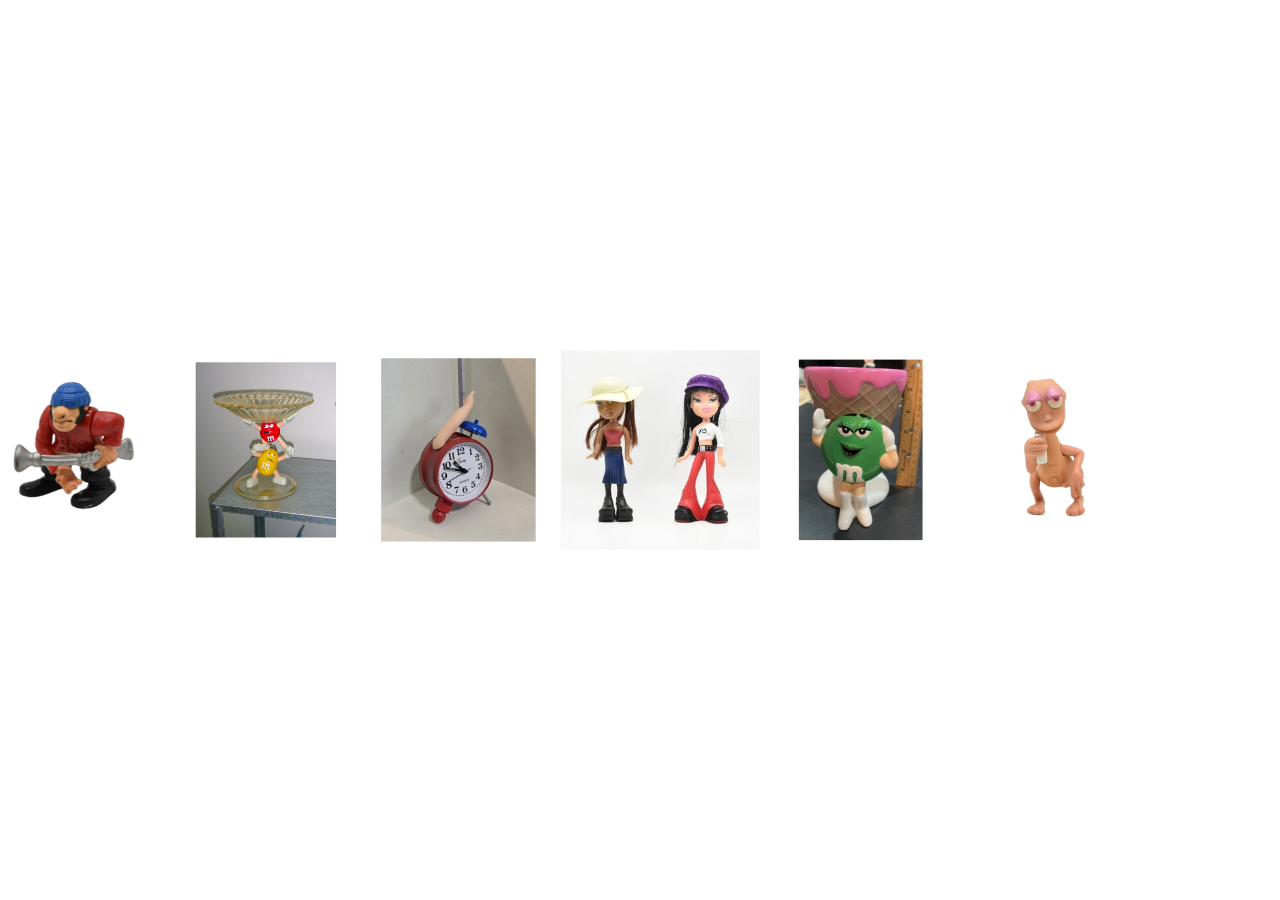
<file: index.html>
<!DOCTYPE html>
<html lang="ko">
<head>
  <meta charset="UTF-8">
  <meta name="viewport" content="width=device-width, initial-scale=1.0, viewport-fit=cover">
  <title>GOOD GOODS — Official Store</title>
  <link rel="preconnect" href="https://fonts.googleapis.com">
  <link rel="preconnect" href="https://fonts.gstatic.com" crossorigin>
  <link href="https://fonts.googleapis.com/css2?family=Inter:wght@400;500;600;700&display=swap" rel="stylesheet">
  <link rel="icon" href="images/favicon.svg" type="image/svg+xml">
  <link rel="alternate icon" href="images/favicon-32.png" sizes="32x32">
  <link rel="apple-touch-icon" href="images/apple-touch-icon.png">
  <!-- style.css: 장바구니 드로어 등 공통 스타일 / home.css: 메인 화면 전용 -->
  <link rel="stylesheet" href="css/style.css">
  <link rel="stylesheet" href="css/home.css">
</head>
<body class="home">

  <!-- 좌상단 로고, 우상단 현재 상품명 -->
  <div class="hud" aria-hidden="false">
    <div class="hud-logo"><img src="images/logo-white.svg" alt="GOOD GOODS"></div>
    <div class="hud-title" id="hud-title" aria-live="polite"></div>
  </div>

  <!-- 좌하단 INFO, 우하단 CART -->
  <a class="corner corner-left" href="info.html">INFO</a>
  <a class="corner corner-right" href="#" data-cart-toggle>CART (<span data-cart-count>0</span>)</a>

  <!-- 상품 캐러셀: js/home.js 가 상품을 채워요 -->
  <main class="stage" id="stage" aria-label="상품 목록"></main>

  <!-- 상품 상세 모달 -->
  <div class="modal" id="modal" role="dialog" aria-modal="true" aria-labelledby="m-title" aria-hidden="true">
    <div class="m-card" id="m-card" tabindex="-1">
      <div class="m-inner">
        <div class="m-title" id="m-title"></div>
        <div class="m-media" id="m-media">
          <button class="m-more" id="m-more" type="button" aria-expanded="false">MORE INFO <span id="m-more-sign">+</span></button>
          <img id="m-img" alt="">
          <div class="m-desc" id="m-desc"></div>
        </div>
        <div class="m-row">
          <label for="m-qty">QTY</label>
          <select id="m-qty">
            <option>1</option><option>2</option><option>3</option><option>4</option><option>5</option>
            <option>6</option><option>7</option><option>8</option><option>9</option><option>10</option>
          </select>
        </div>
        <button class="m-add" id="m-add" type="button"></button>
      </div>
    </div>
  </div>

  <!-- 클릭휠 (모달이 열리면 알약 모양으로 바뀌어요) -->
  <div class="wheel" id="wheel">
    <button class="w-btn w-menu" id="w-menu" type="button">MENU</button>
    <button class="w-btn w-prev" id="w-prev" type="button" aria-label="이전 상품">
      <svg viewBox="0 0 15 10" width="15" height="10" aria-hidden="true"><path d="M7 0v10L0 5zM14 0v10L7 5z" fill="currentColor"/></svg>
    </button>
    <button class="w-btn w-next" id="w-next" type="button" aria-label="다음 상품">
      <svg viewBox="0 0 15 10" width="15" height="10" aria-hidden="true"><path d="M1 0v10l7-5zM8 0v10l7-5z" fill="currentColor"/></svg>
    </button>
    <button class="w-btn w-center" id="w-center" type="button" aria-label="상품 자세히 보기"></button>
    <button class="w-btn w-close" id="w-close" type="button" aria-label="닫기">
      <svg viewBox="0 0 12 12" width="11" height="11" aria-hidden="true"><path d="M1 1l10 10M11 1L1 11" stroke="currentColor" stroke-width="1.8" fill="none"/></svg>
    </button>
  </div>

  <script src="js/products.js"></script>
  <script src="js/cart.js"></script>
  <script src="js/home.js"></script>
</body>
</html>
</file>
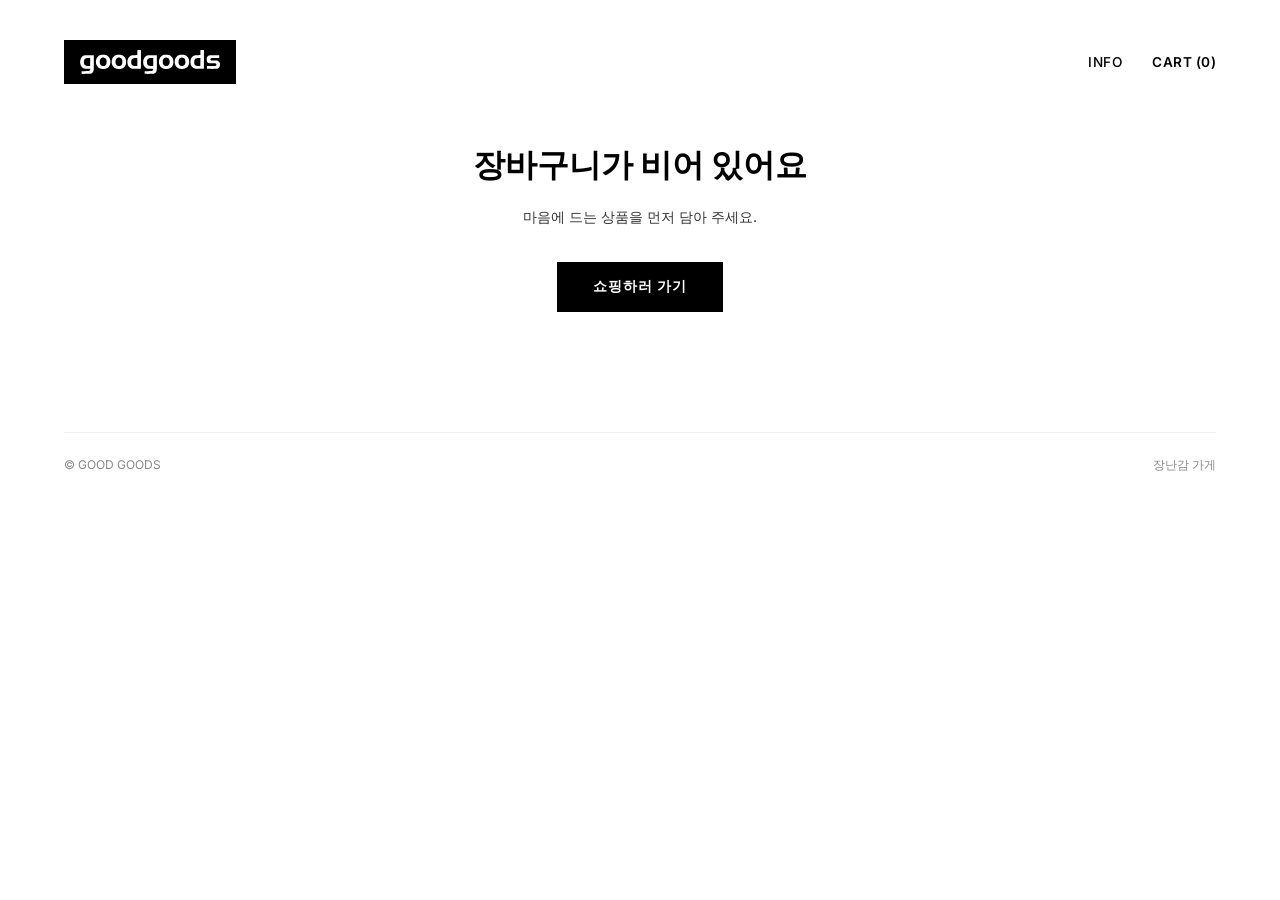
<file: checkout.html>
<!DOCTYPE html>
<html lang="ko">
<head>
  <meta charset="UTF-8">
  <meta name="viewport" content="width=device-width, initial-scale=1.0">
  <title>Checkout — GOOD GOODS</title>
  <link rel="preconnect" href="https://fonts.googleapis.com">
  <link rel="preconnect" href="https://fonts.gstatic.com" crossorigin>
  <link href="https://fonts.googleapis.com/css2?family=Inter:wght@400;500;600;700&display=swap" rel="stylesheet">
  <link rel="icon" href="images/favicon.svg" type="image/svg+xml">
  <link rel="alternate icon" href="images/favicon-32.png" sizes="32x32">
  <link rel="apple-touch-icon" href="images/apple-touch-icon.png">
  <link rel="stylesheet" href="css/style.css">
</head>
<body>

  <header>
    <a href="index.html" class="logo" aria-label="GOOD GOODS 홈"><img src="images/logo-white.svg" alt="GOOD GOODS"></a>
    <nav class="header-nav">
      <a href="info.html" class="nav-link">INFO</a>
      <a href="#" class="nav-link cart-btn" data-cart-toggle>CART (<span data-cart-count>0</span>)</a>
    </nav>
  </header>

  <!-- 장바구니가 비어 있을 때 -->
  <main class="done hidden" id="empty">
    <h1>장바구니가 비어 있어요</h1>
    <p>마음에 드는 상품을 먼저 담아 주세요.</p>
    <a class="checkout-btn" href="index.html">쇼핑하러 가기</a>
  </main>

  <!-- 주문서 -->
  <main class="checkout hidden" id="checkout">
    <form id="order-form" novalidate>
      <h1>Checkout</h1>

      <div class="field">
        <label for="name">이름</label>
        <input id="name" name="name" type="text" autocomplete="name" required>
      </div>
      <div class="field">
        <label for="phone">연락처</label>
        <input id="phone" name="phone" type="tel" autocomplete="tel" placeholder="010-0000-0000" required>
      </div>
      <div class="field">
        <label for="email">이메일</label>
        <input id="email" name="email" type="email" autocomplete="email" required>
      </div>
      <div class="field">
        <label for="address">배송지 주소</label>
        <input id="address" name="address" type="text" autocomplete="street-address" required>
      </div>
      <div class="field">
        <label for="memo">배송 메모 (선택)</label>
        <textarea id="memo" name="memo"></textarea>
      </div>

      <p class="notice hidden" id="form-error" style="color:#c00"></p>
      <button class="checkout-btn" type="submit">PLACE ORDER</button>
      <p class="notice">
        지금은 주문 접수 화면만 있고 실제 결제는 연결되어 있지 않아요.
        결제 연동(토스페이먼츠, 아임포트 등)은 따로 붙여야 합니다.
      </p>
    </form>

    <aside class="summary" aria-label="주문 요약">
      <h2 class="section-title">Order summary</h2>
      <div id="summary-items"></div>
      <div class="summary-row"><span>상품 금액</span><span id="sum-sub">₩0</span></div>
      <div class="summary-row"><span>배송비</span><span>추후 안내</span></div>
      <div class="summary-row total"><span>TOTAL</span><span id="sum-total">₩0</span></div>
    </aside>
  </main>

  <!-- 접수 완료 -->
  <main class="done hidden" id="done">
    <h1>주문이 접수되었어요</h1>
    <p><span id="done-name"></span>님, 감사합니다.</p>
    <p>주문 내용을 확인한 뒤 입력하신 연락처로 안내드릴게요.</p>
    <a class="checkout-btn" href="index.html">쇼핑 계속하기</a>
  </main>

  <footer>
    <span>© GOOD GOODS</span>
    <span>장난감 가게</span>
  </footer>

  <script src="js/products.js"></script>
  <script src="js/cart.js"></script>
  <script src="js/checkout.js"></script>
</body>
</html>
</file>
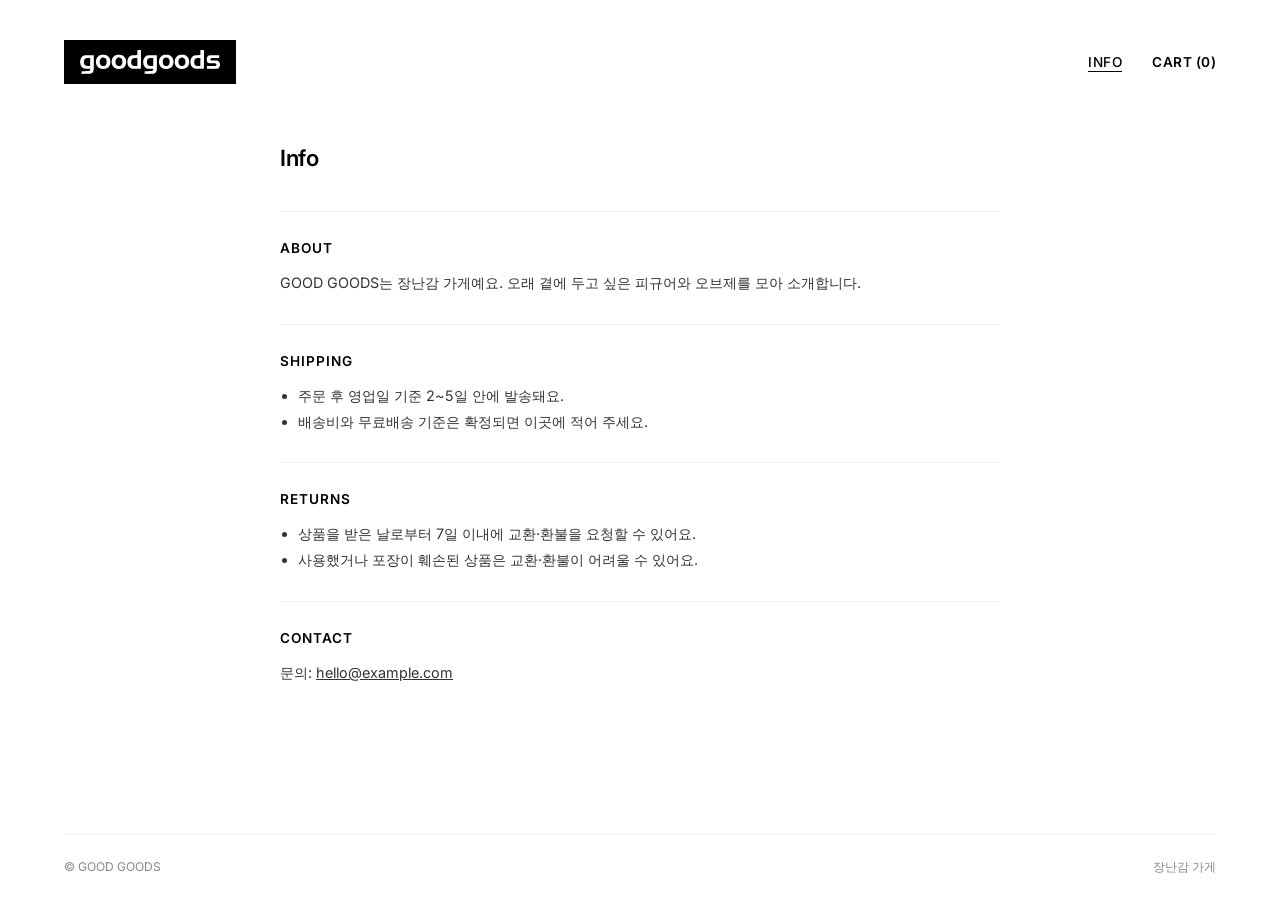
<file: info.html>
<!DOCTYPE html>
<html lang="ko">
<head>
  <meta charset="UTF-8">
  <meta name="viewport" content="width=device-width, initial-scale=1.0">
  <title>Info — GOOD GOODS</title>
  <link rel="preconnect" href="https://fonts.googleapis.com">
  <link rel="preconnect" href="https://fonts.gstatic.com" crossorigin>
  <link href="https://fonts.googleapis.com/css2?family=Inter:wght@400;500;600;700&display=swap" rel="stylesheet">
  <link rel="icon" href="images/favicon.svg" type="image/svg+xml">
  <link rel="alternate icon" href="images/favicon-32.png" sizes="32x32">
  <link rel="apple-touch-icon" href="images/apple-touch-icon.png">
  <link rel="stylesheet" href="css/style.css">
</head>
<body>

  <header>
    <a href="index.html" class="logo" aria-label="GOOD GOODS 홈"><img src="images/logo-white.svg" alt="GOOD GOODS"></a>
    <nav class="header-nav">
      <a href="info.html" class="nav-link current">INFO</a>
      <a href="#" class="nav-link cart-btn" data-cart-toggle>CART (<span data-cart-count>0</span>)</a>
    </nav>
  </header>

  <main class="page">
    <h1>Info</h1>

    <!-- ▼ 아래 문구는 모두 임시예요. 실제 운영 내용으로 바꿔 주세요. -->
    <section>
      <h2>About</h2>
      <p>GOOD GOODS는 장난감 가게예요. 오래 곁에 두고 싶은 피규어와 오브제를 모아 소개합니다.</p>
    </section>

    <section>
      <h2>Shipping</h2>
      <ul>
        <li>주문 후 영업일 기준 2~5일 안에 발송돼요.</li>
        <li>배송비와 무료배송 기준은 확정되면 이곳에 적어 주세요.</li>
      </ul>
    </section>

    <section>
      <h2>Returns</h2>
      <ul>
        <li>상품을 받은 날로부터 7일 이내에 교환·환불을 요청할 수 있어요.</li>
        <li>사용했거나 포장이 훼손된 상품은 교환·환불이 어려울 수 있어요.</li>
      </ul>
    </section>

    <section>
      <h2>Contact</h2>
      <p>문의: <a href="mailto:hello@example.com">hello@example.com</a></p>
    </section>
  </main>

  <footer>
    <span>© GOOD GOODS</span>
    <span>장난감 가게</span>
  </footer>

  <script src="js/products.js"></script>
  <script src="js/cart.js"></script>
</body>
</html>
</file>
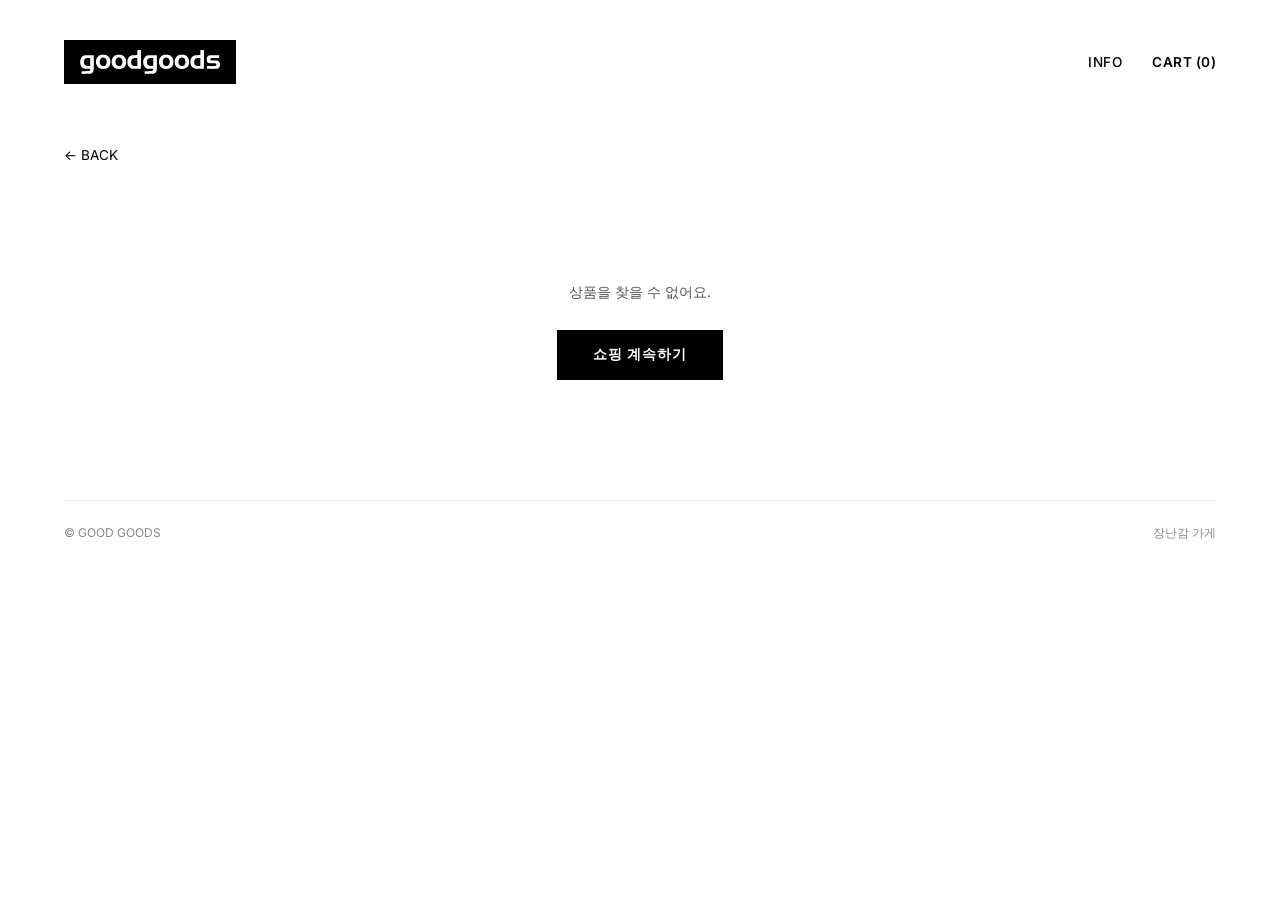
<file: product.html>
<!DOCTYPE html>
<html lang="ko">
<head>
  <meta charset="UTF-8">
  <meta name="viewport" content="width=device-width, initial-scale=1.0">
  <title>Product — GOOD GOODS</title>
  <link rel="preconnect" href="https://fonts.googleapis.com">
  <link rel="preconnect" href="https://fonts.gstatic.com" crossorigin>
  <link href="https://fonts.googleapis.com/css2?family=Inter:wght@400;500;600;700&display=swap" rel="stylesheet">
  <link rel="icon" href="images/favicon.svg" type="image/svg+xml">
  <link rel="alternate icon" href="images/favicon-32.png" sizes="32x32">
  <link rel="apple-touch-icon" href="images/apple-touch-icon.png">
  <link rel="stylesheet" href="css/style.css">
</head>
<body>

  <header>
    <a href="index.html" class="logo" aria-label="GOOD GOODS 홈"><img src="images/logo-white.svg" alt="GOOD GOODS"></a>
    <nav class="header-nav">
      <a href="info.html" class="nav-link">INFO</a>
      <a href="#" class="nav-link cart-btn" data-cart-toggle>CART (<span data-cart-count>0</span>)</a>
    </nav>
  </header>

  <a class="back-link" href="index.html">← BACK</a>

  <!-- js/product.js 가 주소의 ?id= 값으로 채워요 -->
  <main id="detail" class="detail"></main>

  <section class="related" id="related" aria-label="다른 상품">
    <h2 class="section-title">More goods</h2>
    <div class="shop-grid" id="related-grid"></div>
  </section>

  <footer>
    <span>© GOOD GOODS</span>
    <span>장난감 가게</span>
  </footer>

  <script src="js/products.js"></script>
  <script src="js/cart.js"></script>
  <script src="js/product.js"></script>
</body>
</html>
</file>
<file: css/style.css>
/* =========================================
   GOOD GOODS 공통 스타일 (모든 페이지)
========================================= */
* {
  box-sizing: border-box;
  margin: 0;
  padding: 0;
}

:root {
  --ink: #000000;
  --muted: #555555;
  --line: #eeeeee;
  --panel: #ededed;
  --ease: cubic-bezier(0.16, 1, 0.3, 1);
}

body {
  font-family: 'Inter', -apple-system, BlinkMacSystemFont, "Segoe UI", Roboto, sans-serif;
  background-color: #ffffff;
  color: var(--ink);
  padding: 40px 5vw;
  -webkit-font-smoothing: antialiased;
  min-height: 100vh;
}

a { color: inherit; }
img { display: block; }

/* =========================================
   1. 상단 헤더
========================================= */
header {
  display: flex;
  justify-content: space-between;
  align-items: center;
  margin-bottom: 60px;
}

.logo {
  display: inline-block;
  background: #000;
  padding: 10px 16px;
  line-height: 0;
  text-decoration: none;
}

.logo img {
  display: block;
  width: 140px;
  height: auto;
}

.header-nav {
  display: flex;
  gap: 30px;
  align-items: center;
}

.nav-link {
  font-size: 0.85rem;
  font-weight: 500;
  text-decoration: none;
  color: #000;
  text-transform: uppercase;
  letter-spacing: 0.5px;
  cursor: pointer;
}

.nav-link:hover,
.nav-link.current {
  text-decoration: underline;
  text-underline-offset: 4px;
}

.cart-btn {
  font-weight: 600;
}

/* =========================================
   2. 상품 그리드 (index)
========================================= */
.shop-grid {
  display: grid;
  grid-template-columns: repeat(4, 1fr);
  gap: 50px 30px;
}

.product-card {
  display: flex;
  flex-direction: column;
  cursor: pointer;
  text-decoration: none;
}

.product-image-container {
  width: 100%;
  aspect-ratio: 1 / 1;
  display: flex;
  justify-content: center;
  align-items: center;
  position: relative;
  background-color: #ffffff;
  margin-bottom: 16px;
  overflow: hidden;
}

.product-image-container img {
  max-width: 85%;
  max-height: 85%;
  object-fit: contain;
  transition: transform 0.4s var(--ease);
}

.product-card:hover .product-image-container img {
  transform: scale(1.08);
}

.product-info {
  display: flex;
  justify-content: space-between;
  align-items: flex-start;
  font-size: 0.85rem;
}

.product-title {
  font-weight: 500;
  color: #000000;
}

.product-price {
  font-weight: 400;
  color: var(--muted);
}

/* =========================================
   3. 장바구니 드로어 (우측 슬라이드)
========================================= */
.cart-drawer-overlay {
  position: fixed;
  inset: 0;
  background: rgba(0, 0, 0, 0.4);
  opacity: 0;
  visibility: hidden;
  transition: opacity 0.3s ease, visibility 0.3s ease;
  z-index: 1000;
}

.cart-drawer-overlay.active {
  opacity: 1;
  visibility: visible;
}

.cart-drawer {
  position: fixed;
  top: 0;
  right: -420px;
  width: 100%;
  max-width: 400px;
  height: 100%;
  background-color: #ffffff;
  padding: 40px 30px;
  display: flex;
  flex-direction: column;
  justify-content: space-between;
  box-shadow: -10px 0 30px rgba(0, 0, 0, 0.05);
  transition: right 0.35s var(--ease);
  z-index: 1001;
}

.cart-drawer-overlay.active .cart-drawer {
  right: 0;
}

.drawer-top {
  display: flex;
  flex-direction: column;
  min-height: 0;
  flex: 1;
}

.drawer-header {
  display: flex;
  justify-content: space-between;
  align-items: center;
  border-bottom: 1px solid var(--line);
  padding-bottom: 20px;
}

.drawer-title {
  font-size: 1.1rem;
  font-weight: 600;
}

.close-drawer {
  background: none;
  border: none;
  font-size: 1.2rem;
  cursor: pointer;
}

.cart-items-list {
  flex: 1;
  overflow-y: auto;
  padding: 20px 0;
}

.cart-empty {
  font-size: 0.85rem;
  color: #888;
  text-align: center;
  margin-top: 40px;
}

.cart-item {
  display: flex;
  align-items: center;
  gap: 15px;
  margin-bottom: 20px;
  font-size: 0.85rem;
}

.cart-item-img {
  width: 56px;
  height: 56px;
  object-fit: contain;
  flex-shrink: 0;
}

.cart-item-info { flex: 1; }
.cart-item-title { font-weight: 500; }
.cart-item-price { color: #666; font-size: 0.75rem; margin-top: 2px; }

.qty {
  display: inline-flex;
  align-items: center;
  gap: 10px;
  margin-top: 8px;
  border: 1px solid #ddd;
  padding: 2px 8px;
  font-size: 0.8rem;
}

.qty button,
.cart-item-remove {
  background: none;
  border: none;
  cursor: pointer;
  font: inherit;
}

.cart-item-remove {
  color: #888;
  align-self: flex-start;
}

.cart-item-remove:hover { color: #000; }

.drawer-total {
  display: flex;
  justify-content: space-between;
  font-size: 0.85rem;
  font-weight: 600;
  padding: 16px 0;
  border-top: 1px solid var(--line);
}

.checkout-btn {
  display: block;
  width: 100%;
  background-color: #000000;
  color: #ffffff;
  border: none;
  padding: 16px;
  font-family: inherit;
  font-size: 0.85rem;
  font-weight: 600;
  text-align: center;
  text-decoration: none;
  text-transform: uppercase;
  letter-spacing: 1px;
  cursor: pointer;
  transition: background 0.2s;
}

.checkout-btn:hover { background-color: #333333; }

.checkout-btn.disabled,
.checkout-btn:disabled {
  background-color: #bbbbbb;
  pointer-events: none;
}

/* =========================================
   4. 상품 상세 (product.html)
========================================= */
.back-link {
  display: inline-block;
  font-size: 0.85rem;
  text-decoration: none;
  margin-bottom: 30px;
}

.back-link:hover { text-decoration: underline; text-underline-offset: 4px; }

.detail {
  display: grid;
  grid-template-columns: 1fr 1fr;
  gap: 60px;
  align-items: start;
  max-width: 1100px;
  margin: 0 auto;
}

.detail-image {
  background: #fafafa;
  aspect-ratio: 1 / 1;
  display: flex;
  align-items: center;
  justify-content: center;
}

.detail-image img {
  max-width: 80%;
  max-height: 80%;
  object-fit: contain;
}

.detail-info h1 {
  font-size: 1.4rem;
  font-weight: 600;
  letter-spacing: -0.5px;
}

.detail-price {
  margin-top: 10px;
  font-size: 1.05rem;
  color: var(--muted);
}

.detail-desc {
  margin-top: 28px;
  font-size: 0.9rem;
  line-height: 1.7;
  color: #333;
}

.detail-actions {
  margin-top: 36px;
  display: flex;
  flex-direction: column;
  gap: 12px;
}

.detail-actions .btn-outline,
.btn-outline {
  background: #fff;
  color: #000;
  border: 1px solid #000;
}

.detail-actions .btn-outline:hover,
.btn-outline:hover { background: #f3f3f3; }

.related {
  max-width: 1100px;
  margin: 100px auto 0;
}

.section-title {
  font-size: 0.85rem;
  font-weight: 600;
  text-transform: uppercase;
  letter-spacing: 1px;
  margin-bottom: 24px;
}

.related .shop-grid { gap: 30px; }

/* =========================================
   5. 글 페이지 (info.html 등)
========================================= */
.page {
  max-width: 720px;
  margin: 0 auto;
}

.page h1 {
  font-size: 1.4rem;
  font-weight: 600;
  letter-spacing: -0.5px;
  margin-bottom: 40px;
}

.page section {
  padding: 28px 0;
  border-top: 1px solid var(--line);
}

.page h2 {
  font-size: 0.85rem;
  font-weight: 600;
  text-transform: uppercase;
  letter-spacing: 1px;
  margin-bottom: 14px;
}

.page p,
.page li {
  font-size: 0.9rem;
  line-height: 1.8;
  color: #333;
}

.page ul { padding-left: 1.1em; }

/* =========================================
   6. 주문서 (checkout.html)
========================================= */
.checkout {
  display: grid;
  grid-template-columns: 1.1fr 0.9fr;
  gap: 60px;
  max-width: 1000px;
  margin: 0 auto;
  align-items: start;
}

.checkout h1 {
  font-size: 1.4rem;
  font-weight: 600;
  letter-spacing: -0.5px;
  margin-bottom: 30px;
}

.field { margin-bottom: 18px; }

.field label {
  display: block;
  font-size: 0.75rem;
  font-weight: 600;
  text-transform: uppercase;
  letter-spacing: 0.5px;
  margin-bottom: 6px;
}

.field input,
.field textarea {
  width: 100%;
  font-family: inherit;
  font-size: 0.9rem;
  padding: 13px 14px;
  border: 1px solid #ccc;
  background: #fff;
  border-radius: 0;
}

.field input:focus,
.field textarea:focus {
  outline: none;
  border-color: #000;
}

.field textarea { resize: vertical; min-height: 80px; }

.summary {
  background: var(--panel);
  padding: 28px;
}

.summary .cart-item { margin-bottom: 16px; }

.summary-row {
  display: flex;
  justify-content: space-between;
  font-size: 0.85rem;
  padding: 8px 0;
}

.summary-row.total {
  font-weight: 600;
  border-top: 1px solid #d6d6d6;
  margin-top: 8px;
  padding-top: 16px;
}

.notice {
  font-size: 0.75rem;
  color: #777;
  margin-top: 14px;
  line-height: 1.6;
}

.done {
  max-width: 560px;
  margin: 60px auto;
  text-align: center;
}

.done h1 { margin-bottom: 16px; }
.done p { font-size: 0.9rem; line-height: 1.8; color: #333; margin-bottom: 8px; }
.done .checkout-btn { display: inline-block; width: auto; padding: 16px 36px; margin-top: 24px; }

.hidden { display: none !important; }

/* =========================================
   7. 푸터 / 404
========================================= */
footer {
  margin-top: 120px;
  padding-top: 24px;
  border-top: 1px solid var(--line);
  font-size: 0.75rem;
  color: #888;
  display: flex;
  justify-content: space-between;
  flex-wrap: wrap;
  gap: 10px;
}

.notfound {
  text-align: center;
  margin-top: 16vh;
}

.notfound h1 { font-size: 4rem; font-weight: 700; letter-spacing: -2px; }
.notfound p { margin: 14px 0 28px; color: var(--muted); font-size: 0.9rem; }
.notfound .checkout-btn { display: inline-block; width: auto; padding: 16px 36px; }

/* =========================================
   8. 반응형
========================================= */
@media (max-width: 1024px) {
  .shop-grid { grid-template-columns: repeat(3, 1fr); }
}

@media (max-width: 800px) {
  .detail,
  .checkout { grid-template-columns: 1fr; gap: 30px; }
}

@media (max-width: 600px) {
  body { padding: 20px; }
  header { margin-bottom: 40px; }
  .logo { padding: 8px 12px; }
  .logo img { width: 112px; }
  .header-nav { gap: 18px; }
  .shop-grid { grid-template-columns: repeat(2, 1fr); gap: 30px 15px; }
  .related { margin-top: 70px; }
}
</file>
<file: css/home.css>
/* =========================================
   메인 화면 전용 스타일 (index.html)
   - 아이팟 클릭휠 + 가로 캐러셀 + 상품 모달
========================================= */
body.home {
  padding: 0;
  min-height: 0;
  height: 100vh;
  height: 100dvh;
  overflow: hidden;
  background: #fff;
  -webkit-tap-highlight-color: transparent;
}

:root {
  --item: clamp(200px, min(28vw, 45vh), 400px);   /* 가운데 상품 크기 */
  --wheel: clamp(140px, min(14vw, 28vh), 220px);  /* 클릭휠 지름 */
  --wheel-bottom: clamp(32px, 7vh, 72px);         /* 클릭휠이 화면 아래에서 떨어진 거리 */
  --spring: cubic-bezier(0.16, 1, 0.3, 1);
}

/* ---------- 좌상단 로고 / 우상단 상품명 ---------- */
.hud {
  position: fixed;
  inset: 0 0 auto 0;
  z-index: 50;
  pointer-events: none;
  opacity: 0;
  transition: opacity 0.6s ease;
}

body.hud-in .hud { opacity: 1; }
body.modal-open .hud { opacity: 0; transition-duration: 0.2s; }

.hud-logo {
  position: absolute;
  left: 14px;
  top: 12px;
  background: #000;
  padding: 9px 13px;
  line-height: 0;
}

.hud-logo img {
  display: block;
  width: 118px;
  height: auto;
}

.hud-title {
  position: absolute;
  right: 14px;
  top: 14px;
  max-width: 60vw;
  text-align: right;
  font-size: 11px;
  font-weight: 700;
  line-height: 1.2;
  text-transform: uppercase;
  letter-spacing: -0.01em;
}

/* ---------- 좌하단 INFO / 우하단 CART ---------- */
.corner {
  position: fixed;
  bottom: 16px;
  z-index: 100;
  font-size: 10px;
  font-weight: 700;
  letter-spacing: 0.04em;
  text-transform: uppercase;
  text-decoration: none;
  color: #000;
  opacity: 0;
  transition: opacity 0.6s ease;
}

.corner-left { left: 14px; }
.corner-right { right: 14px; }
body.hud-in .corner { opacity: 1; }
body.modal-open .corner { opacity: 0; pointer-events: none; transition-duration: 0.2s; }
.corner:hover { text-decoration: underline; text-underline-offset: 3px; }

/* ---------- 캐러셀 ---------- */
.stage {
  position: fixed;
  inset: 0;
  --row-y: 50%;
  overflow: hidden;
  touch-action: pan-y;
  user-select: none;
  -webkit-user-select: none;
  transition: opacity 0.35s ease;
}

body.modal-open .stage {
  opacity: 0;
  pointer-events: none;
}

.item {
  position: absolute;
  left: 50%;
  top: var(--row-y);
  width: var(--item);
  height: var(--item);
  padding: 0;
  border: 0;
  background: none;
  cursor: pointer;
  will-change: transform;
  transform: translate(-50%, -50%);
}

.item:focus-visible {
  outline: 2px solid #000;
  outline-offset: 4px;
}

/* 인트로에서 얇은 사선 조각으로 시작해 펴지는 효과를 내는 안쪽 껍질 */
.item-in {
  display: block;
  width: 100%;
  height: 100%;
  transform-origin: 100% 50%;
  opacity: 0;
}

.item img {
  display: block;
  width: 100%;
  height: 100%;
  object-fit: contain;
  pointer-events: none;
  -webkit-user-drag: none;
}

/* ---------- 클릭휠 ---------- */
.wheel {
  position: fixed;
  left: 50%;
  bottom: var(--wheel-bottom);
  width: var(--wheel);
  height: var(--wheel);
  margin-left: calc(var(--wheel) / -2);
  border-radius: 50%;
  background: radial-gradient(circle at 50% 38%, #262626 0%, #1b1b1b 100%);
  z-index: 700;
  transform: translateY(140%);
  transition:
    transform 0.8s var(--spring),
    bottom 0.5s var(--spring),
    width 0.5s var(--spring),
    height 0.5s var(--spring),
    margin-left 0.5s var(--spring),
    border-radius 0.5s var(--spring),
    background-color 0.3s ease,
    box-shadow 0.3s ease;
}

body.wheel-in .wheel { transform: none; }

.w-btn {
  position: absolute;
  display: grid;
  place-items: center;
  padding: 0;
  border: 0;
  background: none;
  color: #d8d8d8;
  font-family: inherit;
  cursor: pointer;
  transition: opacity 0.25s ease, transform 0.4s var(--spring), left 0.5s var(--spring), right 0.5s var(--spring), width 0.5s var(--spring), height 0.5s var(--spring);
}

.w-btn:focus-visible {
  outline: 2px solid #fff;
  outline-offset: -2px;
  border-radius: 8px;
}

.w-menu {
  top: 9%;
  left: 50%;
  transform: translateX(-50%);
  padding: 7px 12px;
  font-size: clamp(10px, calc(var(--wheel) * 0.07), 14px);
  font-weight: 700;
  letter-spacing: 0.05em;
}

.w-prev svg,
.w-next svg {
  width: calc(var(--wheel) * 0.11);
  height: auto;
}

.w-prev,
.w-next {
  top: 50%;
  width: 30%;
  height: 30%;
  transform: translateY(-50%);
}

.w-prev { left: 4%; }
.w-next { right: 4%; }

.w-prev:hover,
.w-next:hover,
.w-menu:hover { color: #fff; }

.w-center {
  left: 50%;
  top: 50%;
  width: 38%;
  height: 38%;
  border-radius: 50%;
  background: #343434;
  box-shadow: 0 0 0 1px #111;
  transform: translate(-50%, -50%);
}

.w-center:active { background: #404040; }

.w-close {
  left: 50%;
  top: 50%;
  width: 40px;
  height: 100%;
  transform: translate(-50%, -50%);
  opacity: 0;
  pointer-events: none;
}

/* 모달이 열렸을 때: 알약 모양 */
body.modal-open .wheel {
  bottom: 18px;
  width: 150px;
  height: 40px;
  margin-left: -75px;
  border-radius: 999px;
  background: #343434;
  box-shadow: 0 0 0 3px #1c1c1c;
}

body.modal-open .w-menu,
body.modal-open .w-center {
  opacity: 0;
  pointer-events: none;
}

body.modal-open .w-center { transform: translate(-50%, -50%) scale(0.4); }

body.modal-open .w-close {
  opacity: 1;
  pointer-events: auto;
}

body.modal-open .w-prev,
body.modal-open .w-next {
  width: 34%;
  height: 100%;
}

body.modal-open .w-prev { left: 4%; }
body.modal-open .w-next { right: 4%; }

/* ---------- 상품 모달 ---------- */
.modal {
  position: fixed;
  inset: 0;
  z-index: 600;
  visibility: hidden;
  pointer-events: none;
  transition: visibility 0s linear 0.55s;
}

body.modal-open .modal {
  visibility: visible;
  pointer-events: auto;
  transition-delay: 0s;
}

.m-card {
  position: absolute;
  left: 50%;
  top: 4px;
  bottom: 0;
  width: clamp(340px, 37vw, 560px);
  max-width: calc(100vw - 16px);
  background: #ededed;
  border-radius: 12px 12px 0 0;
  padding: 24px 16px 96px;
  overflow-y: auto;
  transform: translate(-50%, 105%);
  transition: transform 0.55s var(--spring);
  outline: none;
}

body.modal-open .m-card { transform: translate(-50%, 0); }

.m-inner { transition: opacity 0.14s ease; }
.m-card.swap .m-inner { opacity: 0; }

.m-title {
  font-size: 11px;
  font-weight: 700;
  text-transform: uppercase;
  letter-spacing: 0.01em;
  margin: 2px 0 14px;
}

.m-media {
  position: relative;
  background: #fff;
  border-radius: 4px;
  aspect-ratio: 1 / 1;
  display: grid;
  place-items: center;
  overflow: hidden;
}

.m-media img {
  width: auto;
  height: auto;
  max-width: 86%;
  max-height: 86%;
  opacity: 0;
  transition: opacity 0.5s ease;
}

.m-media.loaded img { opacity: 1; }

.m-more {
  position: absolute;
  left: 8px;
  top: 8px;
  z-index: 2;
  display: flex;
  gap: 10px;
  align-items: center;
  background: #ededed;
  border: 0;
  color: #777;
  font-family: inherit;
  font-size: 10px;
  font-weight: 700;
  letter-spacing: 0.02em;
  padding: 9px 12px;
  cursor: pointer;
}

.m-more:hover { color: #000; }

.m-desc {
  position: absolute;
  inset: 0;
  background: rgba(255, 255, 255, 0.97);
  padding: 56px 18px 18px;
  font-size: 12px;
  line-height: 1.75;
  color: #222;
  opacity: 0;
  pointer-events: none;
  transition: opacity 0.25s ease;
}

.m-media.show-desc .m-desc { opacity: 1; }

.m-row {
  display: flex;
  justify-content: space-between;
  align-items: center;
  margin: 14px 0 12px;
  font-size: 11px;
  font-weight: 700;
  text-transform: uppercase;
}

.m-row select {
  font-family: inherit;
  font-size: 11px;
  font-weight: 700;
  background: transparent;
  border: 0;
  padding: 4px 2px;
  cursor: pointer;
}

.m-add {
  width: 100%;
  height: 40px;
  background: #000;
  color: #fff;
  border: 0;
  border-radius: 4px;
  font-family: inherit;
  font-size: 12px;
  font-weight: 500;
  cursor: pointer;
  transition: background 0.2s ease;
}

.m-add:hover { background: #222; }
.m-add b { font-weight: 700; }

/* ---------- 모바일 ---------- */
@media (max-width: 700px) {
  :root {
    /* 기존 180px~320px에서 원하는 만큼 숫자를 더 키워보세요 (예: 220px ~ 380px) */
    --item: clamp(220px, min(68vw, 46vh), 380px); 
    --wheel: clamp(140px, min(42vw, 26vh), 180px);
  }
  .hud-logo { left: 12px; top: 10px; padding: 8px 11px; }
  .hud-logo img { width: 96px; }
  .m-card { width: min(92vw, 560px); }
}

/* ---------- 움직임 줄이기 설정 ---------- */
@media (prefers-reduced-motion: reduce) {
  .wheel, .w-btn, .m-card, .stage, .hud, .corner { transition-duration: 0.01s !important; }
}
</file>
